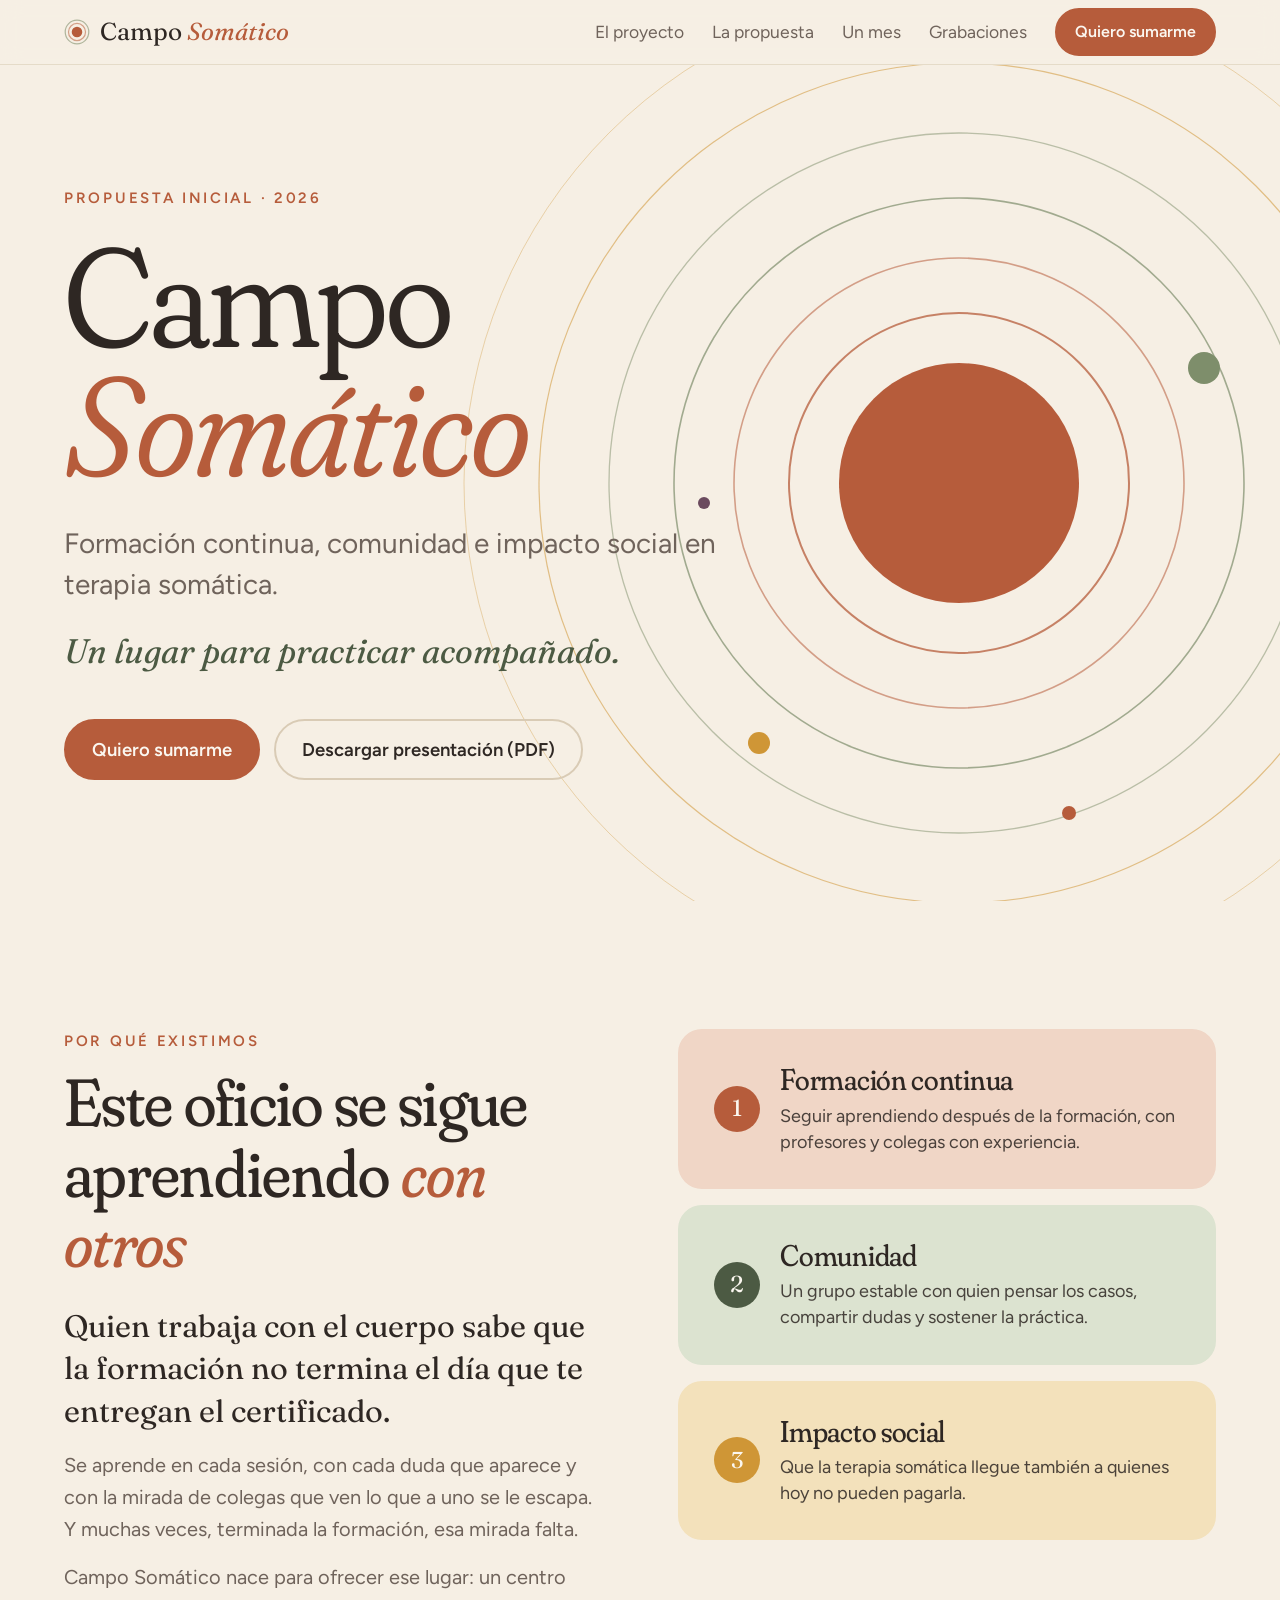
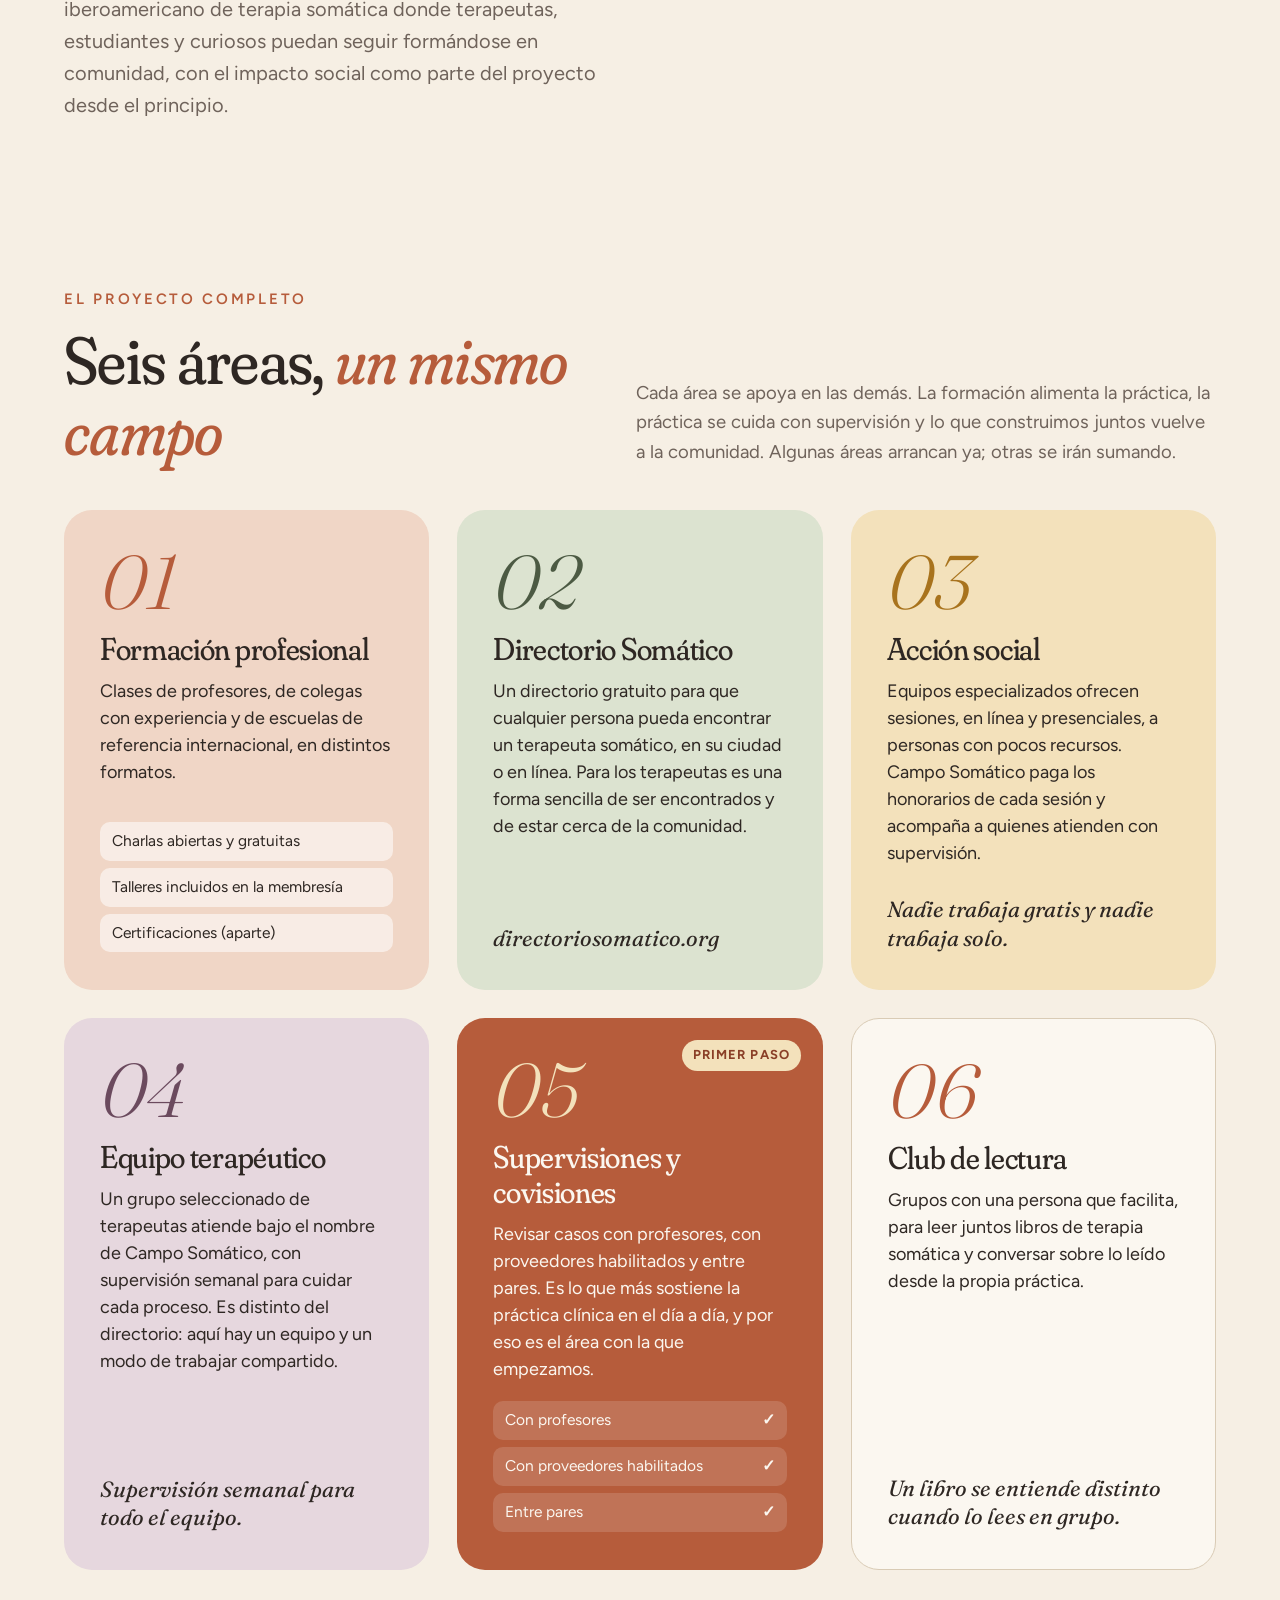
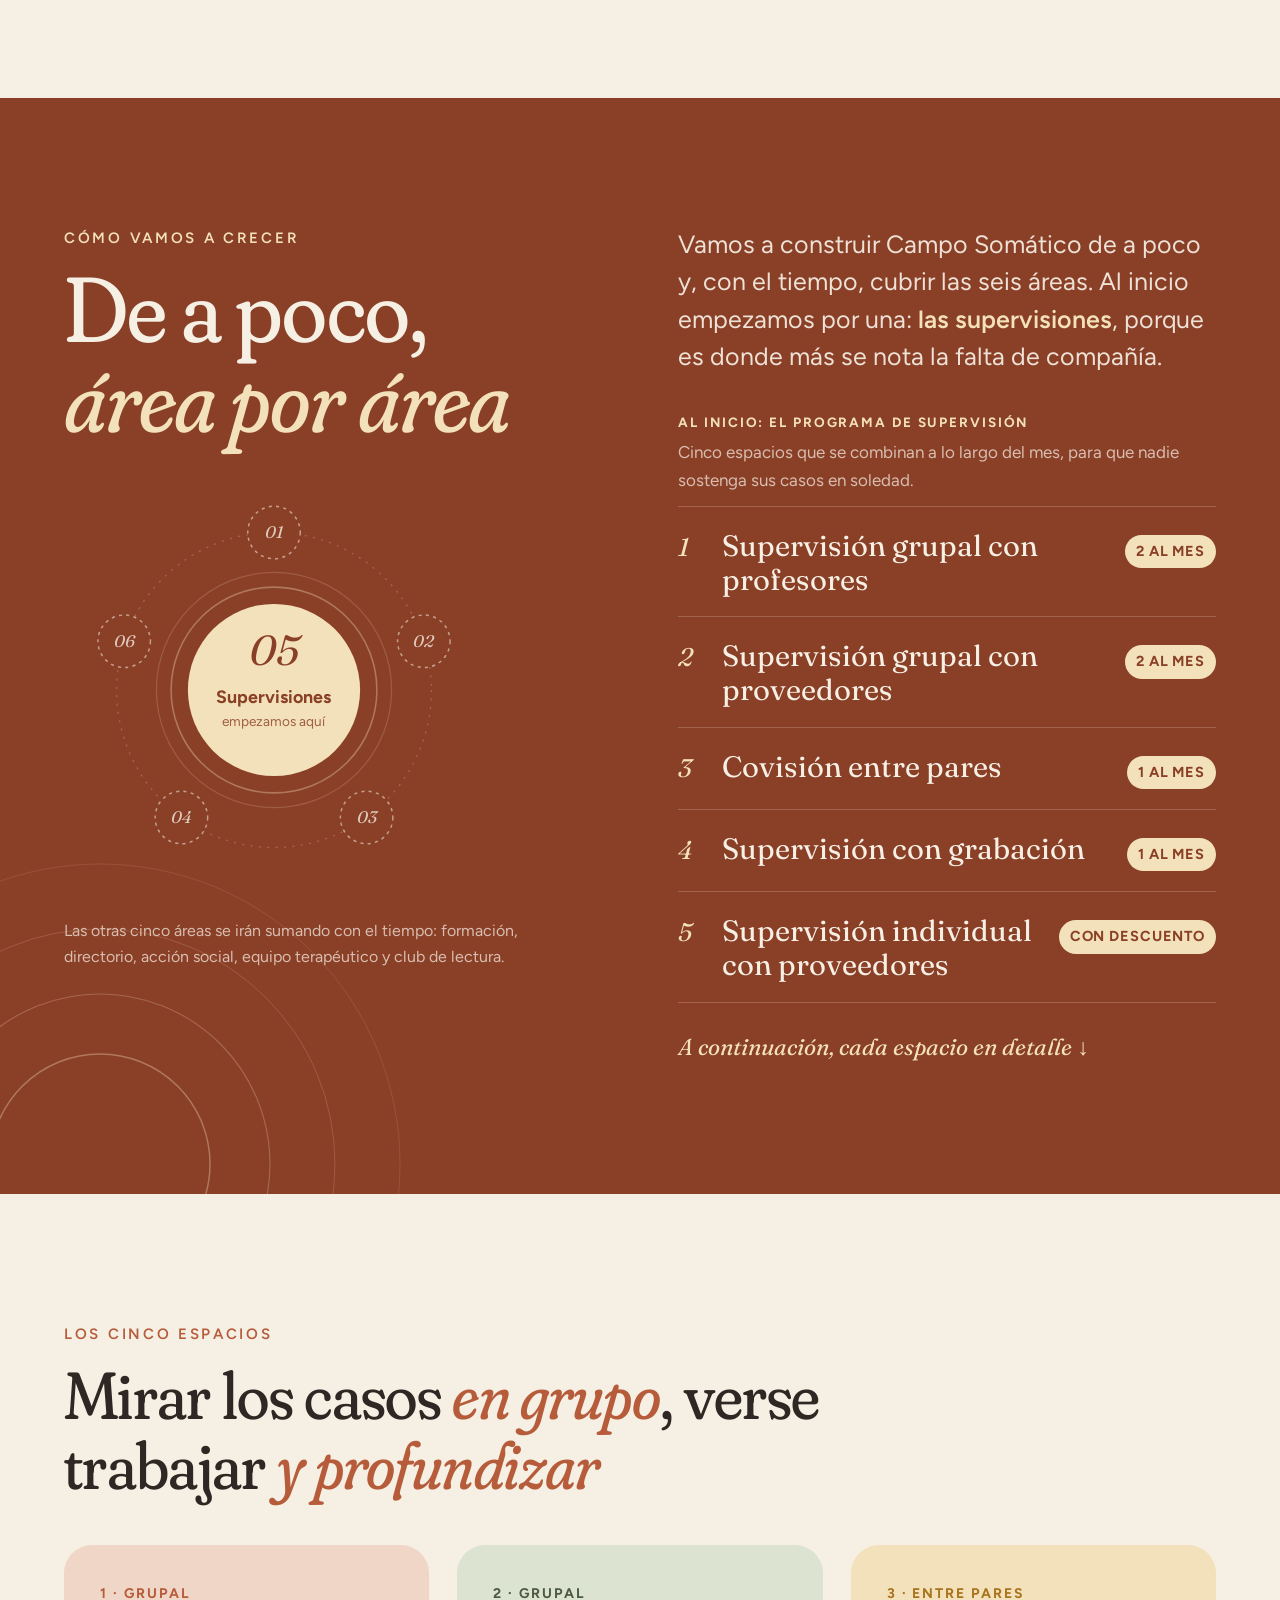
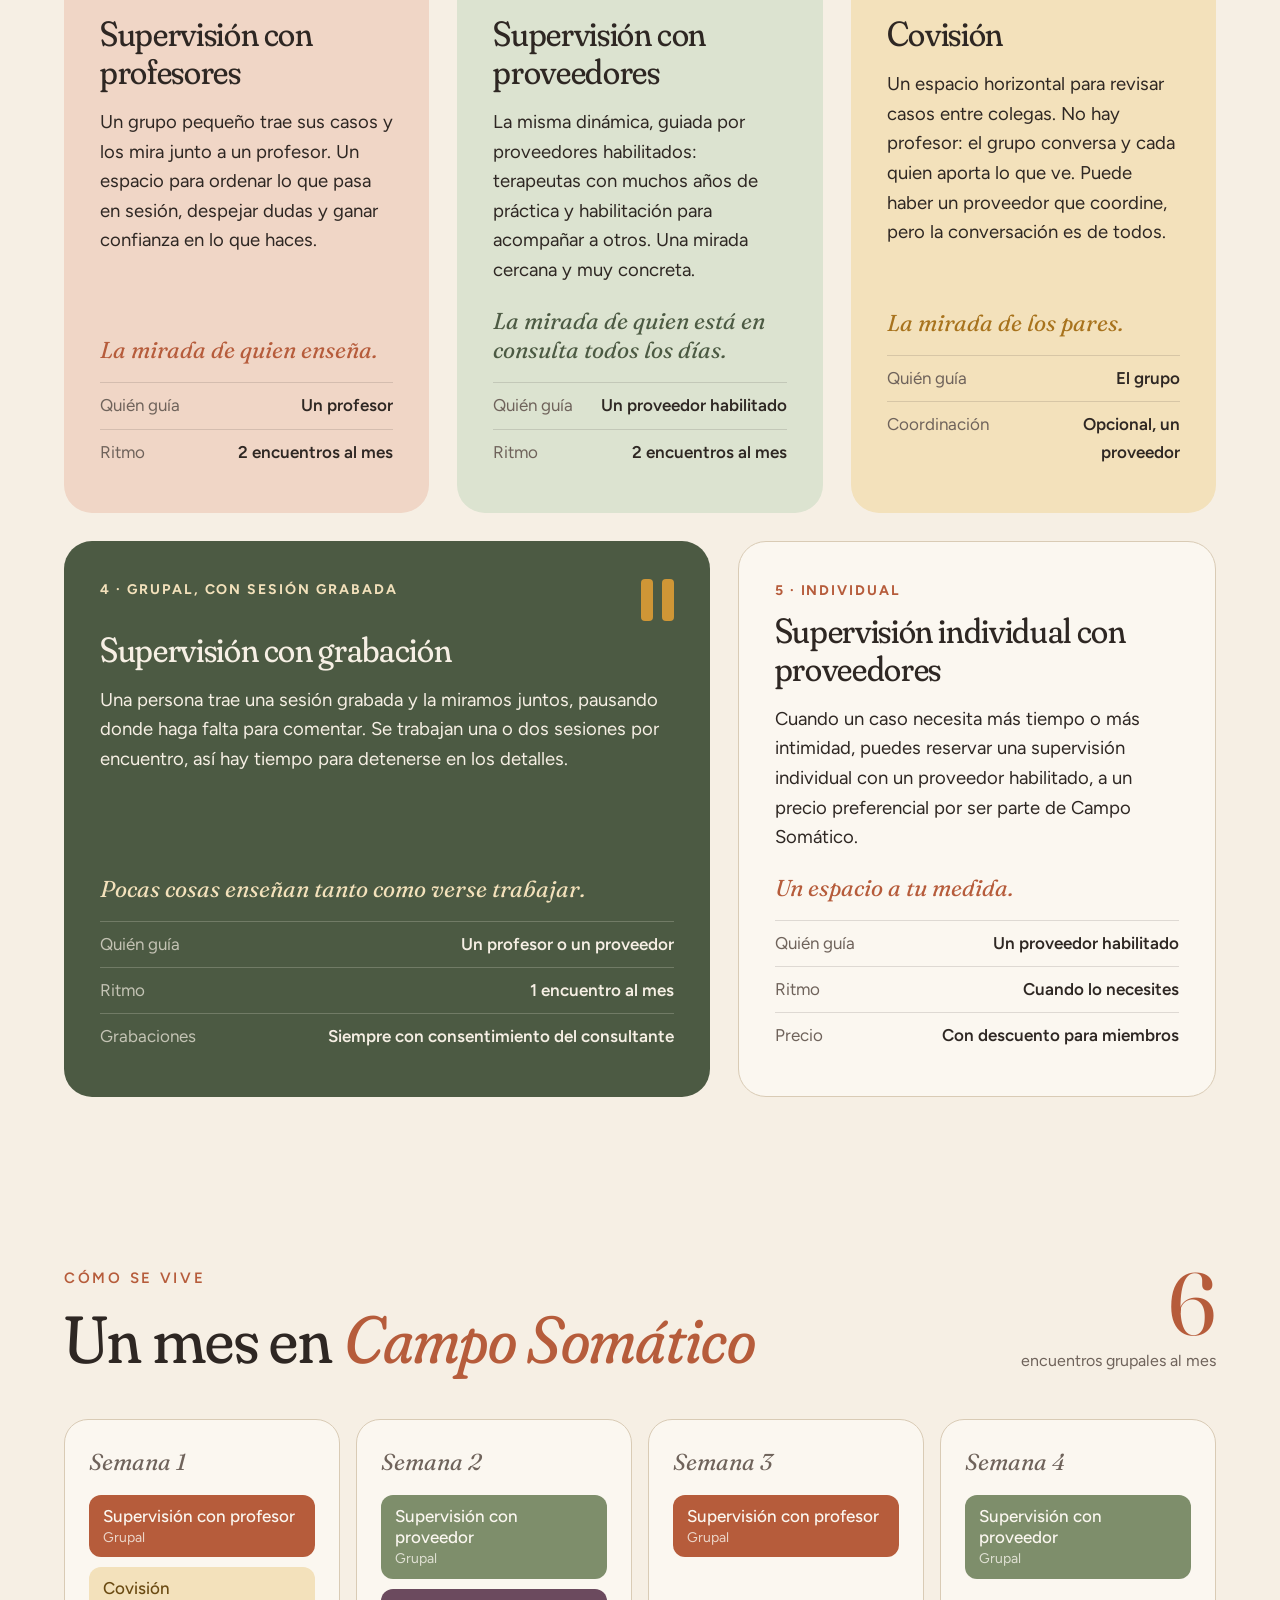
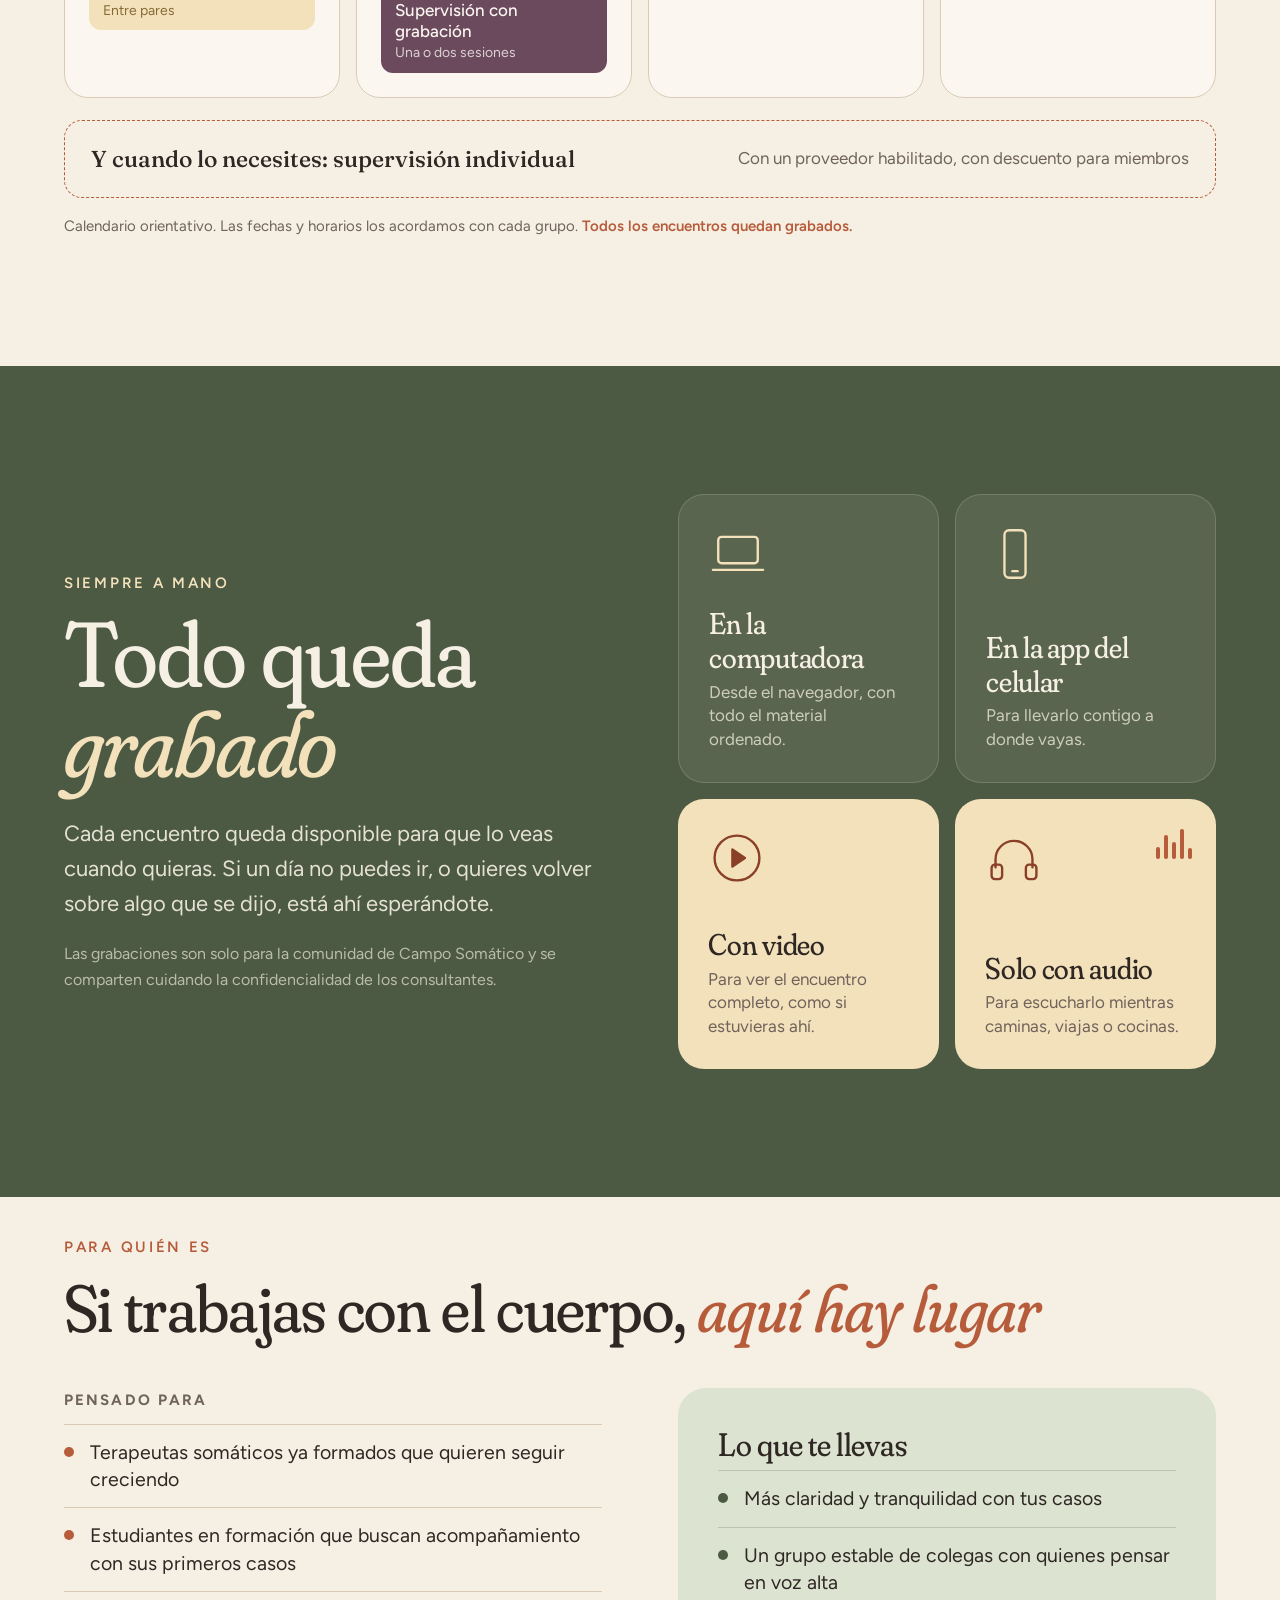
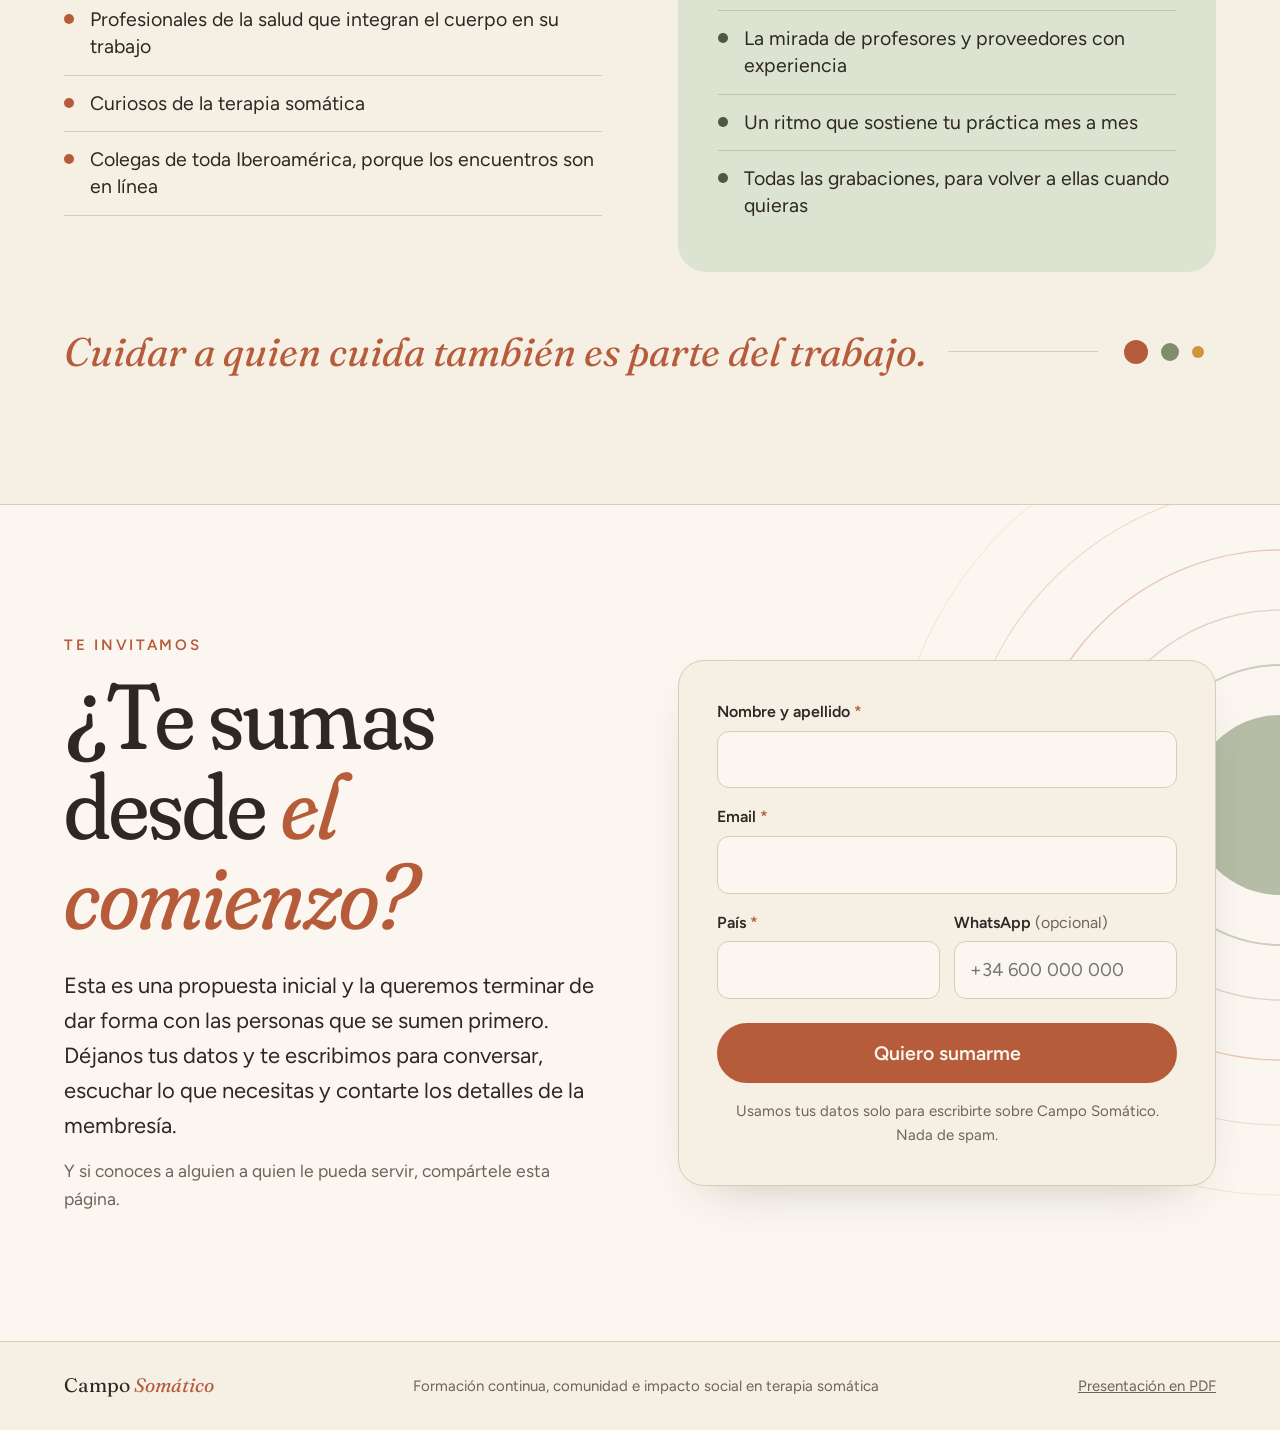
<file: index.html>
<!doctype html>
<html lang="es">
<head>
<meta charset="utf-8">
<meta name="viewport" content="width=device-width, initial-scale=1">
<title>Campo Somático · Un lugar para practicar acompañado</title>
<meta name="description" content="Formación continua, comunidad e impacto social en terapia somática. Nuestra primera propuesta: un programa de supervisión y covisión para terapeutas.">
<meta property="og:title" content="Campo Somático">
<meta property="og:description" content="Un lugar para practicar acompañado. Supervisiones con profesores y proveedores, covisiones entre pares y supervisión con grabación.">
<meta property="og:type" content="website">
<meta name="theme-color" content="#F6EFE4">
<link rel="icon" href="data:image/svg+xml,%3Csvg xmlns='http://www.w3.org/2000/svg' viewBox='0 0 64 64'%3E%3Ccircle cx='32' cy='32' r='13' fill='%23B65C3B'/%3E%3Ccircle cx='32' cy='32' r='21' fill='none' stroke='%23B65C3B' stroke-width='3' opacity='.6'/%3E%3Ccircle cx='32' cy='32' r='29' fill='none' stroke='%237E8E6B' stroke-width='3' opacity='.6'/%3E%3C/svg%3E">
<link rel="preconnect" href="https://fonts.googleapis.com">
<link rel="preconnect" href="https://fonts.gstatic.com" crossorigin>
<link href="https://fonts.googleapis.com/css2?family=Fraunces:ital,opsz,wght,SOFT@0,9..144,300..700,100;1,9..144,300..700,100&family=Figtree:wght@400;500;600;700&display=swap" rel="stylesheet">
<link rel="stylesheet" href="styles.css">
<link rel="stylesheet" href="anim.css">
<script>document.documentElement.classList.add("js")</script>
</head>
<body>

<div class="progress" aria-hidden="true"></div>
<header class="nav">
  <div class="wrap nav-in">
    <a href="#inicio" class="logo"><svg width="26" height="26" viewBox="0 0 64 64" aria-hidden="true"><circle cx="32" cy="32" r="13" fill="#B65C3B"/><circle cx="32" cy="32" r="21" fill="none" stroke="#B65C3B" stroke-width="3" opacity=".55"/><circle cx="32" cy="32" r="29" fill="none" stroke="#7E8E6B" stroke-width="3" opacity=".6"/></svg><span>Campo <em>Somático</em></span></a>
    <nav class="links" aria-label="Secciones">
      <a href="#proyecto">El proyecto</a>
      <a href="#propuesta">La propuesta</a>
      <a href="#mes">Un mes</a>
      <a href="#grabaciones">Grabaciones</a>
      <a href="#sumarme" class="btn btn-sm">Quiero sumarme</a>
    </nav>
  </div>
</header>

<main>

<!-- PORTADA -->
<section id="inicio" class="hero">
  <svg class="ripples" viewBox="0 0 1000 1000" aria-hidden="true">
    <circle class="breath" cx="500" cy="500" r="120" fill="#B65C3B"/>
    <g fill="none" class="rings">
      <circle cx="500" cy="500" r="170" stroke="#B65C3B" stroke-width="2" opacity=".75"/>
      <circle cx="500" cy="500" r="225" stroke="#B65C3B" stroke-width="1.6" opacity=".55"/>
      <circle cx="500" cy="500" r="285" stroke="#7E8E6B" stroke-width="1.6" opacity=".7"/>
      <circle cx="500" cy="500" r="350" stroke="#7E8E6B" stroke-width="1.3" opacity=".5"/>
      <circle cx="500" cy="500" r="420" stroke="#CF9636" stroke-width="1.2" opacity=".55"/>
      <circle cx="500" cy="500" r="495" stroke="#CF9636" stroke-width="1" opacity=".35"/>
    </g>
    <g class="orbit">
      <circle cx="745" cy="385" r="16" fill="#7E8E6B"/>
      <circle cx="610" cy="830" r="7" fill="#B65C3B"/>
    </g>
    <g class="orbit orbit-rev">
      <circle cx="300" cy="760" r="11" fill="#CF9636"/>
      <circle cx="245" cy="520" r="6" fill="#6B4A5E"/>
    </g>
  </svg>
  <div class="wrap hero-in">
    <div class="eyebrow">Propuesta inicial · 2026</div>
    <h1><span class="line">Campo</span><em class="line">Somático</em></h1>
    <p class="sub">Formación continua, comunidad e impacto social en terapia somática.</p>
    <p class="hook">Un lugar para practicar acompañado.</p>
    <div class="cta-row">
      <a href="#sumarme" class="btn">Quiero sumarme</a>
      <a href="Campo-Somatico-Presentacion.pdf" class="btn btn-ghost" download>Descargar presentación (PDF)</a>
    </div>
  </div>
</section>

<!-- POR QUÉ -->
<section class="section why">
  <div class="wrap two">
    <div>
      <div class="eyebrow">Por qué existimos</div>
      <h2>Este oficio se sigue aprendiendo <em>con otros</em></h2>
      <p class="lead">Quien trabaja con el cuerpo sabe que la formación no termina el día que te entregan el certificado.</p>
      <p class="muted">Se aprende en cada sesión, con cada duda que aparece y con la mirada de colegas que ven lo que a uno se le escapa. Y muchas veces, terminada la formación, esa mirada falta.</p>
      <p class="muted">Campo Somático nace para ofrecer ese lugar: un centro iberoamericano de terapia somática donde terapeutas, estudiantes y curiosos puedan seguir formándose en comunidad, con el impacto social como parte del proyecto desde el principio.</p>
    </div>
    <div class="pillars">
      <div class="pillar t-terra"><span class="dot">1</span><div><h3>Formación continua</h3><p>Seguir aprendiendo después de la formación, con profesores y colegas con experiencia.</p></div></div>
      <div class="pillar t-sage"><span class="dot">2</span><div><h3>Comunidad</h3><p>Un grupo estable con quien pensar los casos, compartir dudas y sostener la práctica.</p></div></div>
      <div class="pillar t-ochre"><span class="dot">3</span><div><h3>Impacto social</h3><p>Que la terapia somática llegue también a quienes hoy no pueden pagarla.</p></div></div>
    </div>
  </div>
</section>

<!-- ÁREAS -->
<section id="proyecto" class="section areas">
  <div class="wrap">
    <div class="head">
      <div>
        <div class="eyebrow">El proyecto completo</div>
        <h2>Seis áreas, <em>un mismo campo</em></h2>
      </div>
      <p class="muted">Cada área se apoya en las demás. La formación alimenta la práctica, la práctica se cuida con supervisión y lo que construimos juntos vuelve a la comunidad. Algunas áreas arrancan ya; otras se irán sumando.</p>
    </div>
    <div class="grid3">
      <article class="area t-terra">
        <div class="big">01</div>
        <h3>Formación profesional</h3>
        <p>Clases de profesores, de colegas con experiencia y de escuelas de referencia internacional, en distintos formatos.</p>
        <div class="chips">
          <div class="chip"><span>Charlas abiertas y gratuitas</span></div>
          <div class="chip"><span>Talleres incluidos en la membresía</span></div>
          <div class="chip"><span>Certificaciones (aparte)</span></div>
        </div>
      </article>
      <article class="area t-sage">
        <div class="big">02</div>
        <h3>Directorio Somático</h3>
        <p>Un directorio gratuito para que cualquier persona pueda encontrar un terapeuta somático, en su ciudad o en línea. Para los terapeutas es una forma sencilla de ser encontrados y de estar cerca de la comunidad.</p>
        <div class="end">directoriosomatico.org</div>
      </article>
      <article class="area t-ochre">
        <div class="big">03</div>
        <h3>Acción social</h3>
        <p>Equipos especializados ofrecen sesiones, en línea y presenciales, a personas con pocos recursos. Campo Somático paga los honorarios de cada sesión y acompaña a quienes atienden con supervisión.</p>
        <div class="end">Nadie trabaja gratis y nadie trabaja solo.</div>
      </article>
      <article class="area t-plum">
        <div class="big">04</div>
        <h3>Equipo terapéutico</h3>
        <p>Un grupo seleccionado de terapeutas atiende bajo el nombre de Campo Somático, con supervisión semanal para cuidar cada proceso. Es distinto del directorio: aquí hay un equipo y un modo de trabajar compartido.</p>
        <div class="end">Supervisión semanal para todo el equipo.</div>
      </article>
      <article class="area t-dark">
        <span class="tag">Primer paso</span>
        <div class="big">05</div>
        <h3>Supervisiones y covisiones</h3>
        <p>Revisar casos con profesores, con proveedores habilitados y entre pares. Es lo que más sostiene la práctica clínica en el día a día, y por eso es el área con la que empezamos.</p>
        <div class="chips">
          <div class="chip"><span>Con profesores</span><b>✓</b></div>
          <div class="chip"><span>Con proveedores habilitados</span><b>✓</b></div>
          <div class="chip"><span>Entre pares</span><b>✓</b></div>
        </div>
      </article>
      <article class="area t-paper">
        <div class="big">06</div>
        <h3>Club de lectura</h3>
        <p>Grupos con una persona que facilita, para leer juntos libros de terapia somática y conversar sobre lo leído desde la propia práctica.</p>
        <div class="end">Un libro se entiende distinto cuando lo lees en grupo.</div>
      </article>
    </div>
  </div>
</section>

<!-- PROPUESTA: DE A POCO, ÁREA POR ÁREA -->
<section id="propuesta" class="section proposal">
  <svg class="ripples-dark" viewBox="0 0 720 720" aria-hidden="true"><g fill="none" stroke="#F3E1BB" class="rings"><circle cx="360" cy="360" r="110" stroke-width="1.5" opacity=".35"/><circle cx="360" cy="360" r="170" stroke-width="1.2" opacity=".25"/><circle cx="360" cy="360" r="235" opacity=".18"/><circle cx="360" cy="360" r="300" opacity=".12"/></g></svg>
  <div class="wrap two grow-in">
    <div class="grow-left">
      <div class="eyebrow">Cómo vamos a crecer</div>
      <h2 class="xl">De a poco,<br><em>área por área</em></h2>
      <svg class="growth " viewBox="0 0 400 400" role="img" aria-label="El área 05, supervisiones, en el centro; las otras cinco áreas alrededor, que se irán sumando">
      <circle cx="200" cy="200" r="150" fill="none" stroke="#F6EFE4" stroke-opacity=".22" stroke-width="1.2" stroke-dasharray="2 6"/>
      <circle class="halo-ring" cx="200" cy="200" r="98" fill="none" stroke="#F3E1BB" stroke-opacity=".35" stroke-width="1.5"/>
      <circle class="halo-ring h2r" cx="200" cy="200" r="112" fill="none" stroke="#F3E1BB" stroke-opacity=".18" stroke-width="1.2"/>
      <circle cx="200" cy="200" r="82" fill="#F3E1BB"/>
      <text x="200" y="176" text-anchor="middle" class="c-num">05</text>
      <text x="200" y="212" text-anchor="middle" class="c-lab">Supervisiones</text>
      <text x="200" y="234" text-anchor="middle" class="c-sub">empezamos aquí</text>
      <g class="orbit-ring"><g class="sat"><circle cx="200.0" cy="50.0" r="25" fill="#8A3F27" stroke="#F6EFE4" stroke-opacity=".55" stroke-width="1.4" stroke-dasharray="3 4"/><text x="200.0" y="50.0" text-anchor="middle" dominant-baseline="central" class="sat-n">01</text></g><g class="sat"><circle cx="342.7" cy="153.6" r="25" fill="#8A3F27" stroke="#F6EFE4" stroke-opacity=".55" stroke-width="1.4" stroke-dasharray="3 4"/><text x="342.7" y="153.6" text-anchor="middle" dominant-baseline="central" class="sat-n">02</text></g><g class="sat"><circle cx="288.2" cy="321.4" r="25" fill="#8A3F27" stroke="#F6EFE4" stroke-opacity=".55" stroke-width="1.4" stroke-dasharray="3 4"/><text x="288.2" y="321.4" text-anchor="middle" dominant-baseline="central" class="sat-n">03</text></g><g class="sat"><circle cx="111.8" cy="321.4" r="25" fill="#8A3F27" stroke="#F6EFE4" stroke-opacity=".55" stroke-width="1.4" stroke-dasharray="3 4"/><text x="111.8" y="321.4" text-anchor="middle" dominant-baseline="central" class="sat-n">04</text></g><g class="sat"><circle cx="57.3" cy="153.6" r="25" fill="#8A3F27" stroke="#F6EFE4" stroke-opacity=".55" stroke-width="1.4" stroke-dasharray="3 4"/><text x="57.3" y="153.6" text-anchor="middle" dominant-baseline="central" class="sat-n">06</text></g></g>
    </svg>
      <p class="cap">Las otras cinco áreas se irán sumando con el tiempo: formación, directorio, acción social, equipo terapéutico y club de lectura.</p>
    </div>
    <div class="grow-right">
      <p class="intro">Vamos a construir Campo Somático de a poco y, con el tiempo, cubrir las seis áreas. Al inicio empezamos por una: <b>las supervisiones</b>, porque es donde más se nota la falta de compañía.</p>
      <div class="list-label">Al inicio: el programa de supervisión</div>
      <p class="list-sub">Cinco espacios que se combinan a lo largo del mes, para que nadie sostenga sus casos en soledad.</p>
      <ol class="list">
        <li><span class="k">1</span><span class="t">Supervisión grupal con profesores</span><span class="f">2 al mes</span></li>
        <li><span class="k">2</span><span class="t">Supervisión grupal con proveedores</span><span class="f">2 al mes</span></li>
        <li><span class="k">3</span><span class="t">Covisión entre pares</span><span class="f">1 al mes</span></li>
        <li><span class="k">4</span><span class="t">Supervisión con grabación</span><span class="f">1 al mes</span></li>
        <li><span class="k">5</span><span class="t">Supervisión individual con proveedores</span><span class="f">Con descuento</span></li>
      </ol>
      <a href="#espacios" class="next">A continuación, cada espacio en detalle <span aria-hidden="true">↓</span></a>
    </div>
  </div>
</section>

<!-- ESPACIOS -->
<section id="espacios" class="section spaces">
  <div class="wrap">
    <div class="eyebrow">Los cinco espacios</div>
    <h2>Mirar los casos <em>en grupo</em>, verse trabajar <em>y profundizar</em></h2>
    <div class="grid3 cards">
      <article class="card t-terra">
        <div class="kind">1 · Grupal</div>
        <h3>Supervisión con profesores</h3>
        <p>Un grupo pequeño trae sus casos y los mira junto a un profesor. Un espacio para ordenar lo que pasa en sesión, despejar dudas y ganar confianza en lo que haces.</p>
        <div class="tl">La mirada de quien enseña.</div>
        <dl class="facts"><div><dt>Quién guía</dt><dd>Un profesor</dd></div><div><dt>Ritmo</dt><dd>2 encuentros al mes</dd></div></dl>
      </article>
      <article class="card t-sage">
        <div class="kind">2 · Grupal</div>
        <h3>Supervisión con proveedores</h3>
        <p>La misma dinámica, guiada por proveedores habilitados: terapeutas con muchos años de práctica y habilitación para acompañar a otros. Una mirada cercana y muy concreta.</p>
        <div class="tl">La mirada de quien está en consulta todos los días.</div>
        <dl class="facts"><div><dt>Quién guía</dt><dd>Un proveedor habilitado</dd></div><div><dt>Ritmo</dt><dd>2 encuentros al mes</dd></div></dl>
      </article>
      <article class="card t-ochre">
        <div class="kind">3 · Entre pares</div>
        <h3>Covisión</h3>
        <p>Un espacio horizontal para revisar casos entre colegas. No hay profesor: el grupo conversa y cada quien aporta lo que ve. Puede haber un proveedor que coordine, pero la conversación es de todos.</p>
        <div class="tl">La mirada de los pares.</div>
        <dl class="facts"><div><dt>Quién guía</dt><dd>El grupo</dd></div><div><dt>Coordinación</dt><dd>Opcional, un proveedor</dd></div></dl>
      </article>
    </div>
    <div class="grid2 cards">
      <article class="card t-forest">
        <div class="kind-row"><div class="kind">4 · Grupal, con sesión grabada</div><div class="pause" aria-hidden="true"><i></i><i></i></div></div>
        <h3>Supervisión con grabación</h3>
        <p>Una persona trae una sesión grabada y la miramos juntos, pausando donde haga falta para comentar. Se trabajan una o dos sesiones por encuentro, así hay tiempo para detenerse en los detalles.</p>
        <div class="tl">Pocas cosas enseñan tanto como verse trabajar.</div>
        <dl class="facts"><div><dt>Quién guía</dt><dd>Un profesor o un proveedor</dd></div><div><dt>Ritmo</dt><dd>1 encuentro al mes</dd></div><div><dt>Grabaciones</dt><dd>Siempre con consentimiento del consultante</dd></div></dl>
      </article>
      <article class="card t-paper">
        <div class="kind">5 · Individual</div>
        <h3>Supervisión individual con proveedores</h3>
        <p>Cuando un caso necesita más tiempo o más intimidad, puedes reservar una supervisión individual con un proveedor habilitado, a un precio preferencial por ser parte de Campo Somático.</p>
        <div class="tl">Un espacio a tu medida.</div>
        <dl class="facts"><div><dt>Quién guía</dt><dd>Un proveedor habilitado</dd></div><div><dt>Ritmo</dt><dd>Cuando lo necesites</dd></div><div><dt>Precio</dt><dd>Con descuento para miembros</dd></div></dl>
      </article>
    </div>
  </div>
</section>

<!-- UN MES -->
<section id="mes" class="section month">
  <div class="wrap">
    <div class="head">
      <div>
        <div class="eyebrow">Cómo se vive</div>
        <h2>Un mes en <em>Campo Somático</em></h2>
      </div>
      <div class="total"><b data-count="6">6</b><span>encuentros grupales al mes</span></div>
    </div>
    <div class="weeks">
      <div class="week"><div class="wk">Semana 1</div>
        <div class="ev prof">Supervisión con profesor<small>Grupal</small></div>
        <div class="ev cov">Covisión<small>Entre pares</small></div></div>
      <div class="week"><div class="wk">Semana 2</div>
        <div class="ev prov">Supervisión con proveedor<small>Grupal</small></div>
        <div class="ev grab">Supervisión con grabación<small>Una o dos sesiones</small></div></div>
      <div class="week"><div class="wk">Semana 3</div>
        <div class="ev prof">Supervisión con profesor<small>Grupal</small></div></div>
      <div class="week"><div class="wk">Semana 4</div>
        <div class="ev prov">Supervisión con proveedor<small>Grupal</small></div></div>
    </div>
    <div class="always"><b>Y cuando lo necesites: supervisión individual</b><span>Con un proveedor habilitado, con descuento para miembros</span></div>
    <p class="note">Calendario orientativo. Las fechas y horarios los acordamos con cada grupo. <a href="#grabaciones" class="rec-link">Todos los encuentros quedan grabados.</a></p>
  </div>
</section>

<!-- TODO QUEDA GRABADO -->
<section id="grabaciones" class="section rec">
  <div class="wrap two">
    <div>
      <div class="eyebrow">Siempre a mano</div>
      <h2 class="xl">Todo queda <em>grabado</em></h2>
      <p>Cada encuentro queda disponible para que lo veas cuando quieras. Si un día no puedes ir, o quieres volver sobre algo que se dijo, está ahí esperándote.</p>
      <p class="conf">Las grabaciones son solo para la comunidad de Campo Somático y se comparten cuidando la confidencialidad de los consultantes.</p>
    </div>
    <div class="tiles">
      <div class="tile"><svg viewBox="0 0 44 44" fill="none" stroke="currentColor" stroke-width="1.8" stroke-linecap="round" stroke-linejoin="round" aria-hidden="true"><rect x="7" y="9" width="30" height="20" rx="2.5"/><path d="M3 34h38"/></svg><h3>En la computadora</h3><span>Desde el navegador, con todo el material ordenado.</span></div>
      <div class="tile"><svg viewBox="0 0 44 44" fill="none" stroke="currentColor" stroke-width="1.8" stroke-linecap="round" stroke-linejoin="round" aria-hidden="true"><rect x="14" y="4" width="16" height="36" rx="3.5"/><path d="M20 35h4"/></svg><h3>En la app del celular</h3><span>Para llevarlo contigo a donde vayas.</span></div>
      <div class="tile hi"><svg viewBox="0 0 44 44" fill="none" stroke="currentColor" stroke-width="1.8" stroke-linecap="round" stroke-linejoin="round" aria-hidden="true"><circle cx="22" cy="22" r="17"/><path d="M18.5 15.5l9.5 6.5-9.5 6.5z" fill="currentColor"/></svg><h3>Con video</h3><span>Para ver el encuentro completo, como si estuvieras ahí.</span></div>
      <div class="tile hi"><svg viewBox="0 0 44 44" fill="none" stroke="currentColor" stroke-width="1.8" stroke-linecap="round" stroke-linejoin="round" aria-hidden="true"><path d="M8 29v-6a14 14 0 0128 0v6"/><rect x="5" y="27" width="8" height="11" rx="2.5"/><rect x="31" y="27" width="8" height="11" rx="2.5"/></svg><h3>Solo con audio</h3><span>Para escucharlo mientras caminas, viajas o cocinas.</span><div class="eq" aria-hidden="true"><i></i><i></i><i></i><i></i><i></i></div></div>
    </div>
  </div>
</section>

<!-- PARA QUIÉN -->
<section class="section who">
  <div class="wrap">
    <div class="eyebrow">Para quién es</div>
    <h2>Si trabajas con el cuerpo, <em>aquí hay lugar</em></h2>
    <div class="two who-cols">
      <div>
        <h4>Pensado para</h4>
        <ul class="bul">
          <li>Terapeutas somáticos ya formados que quieren seguir creciendo</li>
          <li>Estudiantes en formación que buscan acompañamiento con sus primeros casos</li>
          <li>Profesionales de la salud que integran el cuerpo en su trabajo</li>
          <li>Curiosos de la terapia somática</li>
          <li>Colegas de toda Iberoamérica, porque los encuentros son en línea</li>
        </ul>
      </div>
      <div class="box">
        <h3>Lo que te llevas</h3>
        <ul class="bul">
          <li>Más claridad y tranquilidad con tus casos</li>
          <li>Un grupo estable de colegas con quienes pensar en voz alta</li>
          <li>La mirada de profesores y proveedores con experiencia</li>
          <li>Un ritmo que sostiene tu práctica mes a mes</li>
          <li>Todas las grabaciones, para volver a ellas cuando quieras</li>
        </ul>
      </div>
    </div>
    <div class="pull"><span>Cuidar a quien cuida también es parte del trabajo.</span><i></i><svg width="96" height="32" viewBox="0 0 96 32" aria-hidden="true"><circle cx="16" cy="16" r="12" fill="#B65C3B"/><circle cx="50" cy="16" r="9" fill="#7E8E6B"/><circle cx="78" cy="16" r="6" fill="#CF9636"/></svg></div>
  </div>
</section>

<!-- SUMARME -->
<section id="sumarme" class="section join">
  <svg class="ripples join-ripples" viewBox="0 0 840 840" aria-hidden="true">
    <circle class="breath" cx="420" cy="420" r="90" fill="#7E8E6B"/>
    <g fill="none" class="rings">
      <circle cx="420" cy="420" r="140" stroke="#7E8E6B" stroke-width="2" opacity=".7"/>
      <circle cx="420" cy="420" r="195" stroke="#7E8E6B" stroke-width="1.5" opacity=".5"/>
      <circle cx="420" cy="420" r="255" stroke="#B65C3B" stroke-width="1.4" opacity=".55"/>
      <circle cx="420" cy="420" r="320" stroke="#B65C3B" stroke-width="1.2" opacity=".35"/>
      <circle cx="420" cy="420" r="390" stroke="#CF9636" opacity=".35"/>
    </g>
  </svg>
  <div class="wrap two join-in">
    <div>
      <div class="eyebrow">Te invitamos</div>
      <h2 class="xl">¿Te sumas desde <em>el comienzo?</em></h2>
      <p>Esta es una propuesta inicial y la queremos terminar de dar forma con las personas que se sumen primero. Déjanos tus datos y te escribimos para conversar, escuchar lo que necesitas y contarte los detalles de la membresía.</p>
      <p class="muted small">Y si conoces a alguien a quien le pueda servir, compártele esta página.</p>
    </div>
    <form id="form" class="form" novalidate>
      <input type="hidden" name="subject" value="Nueva persona interesada en Campo Somático">
      <input type="hidden" name="from_name" value="Web Campo Somático">
      <input type="checkbox" name="botcheck" class="hp" tabindex="-1" autocomplete="off" aria-hidden="true">

      <label class="field"><span>Nombre y apellido <i>*</i></span>
        <input type="text" name="name" autocomplete="name" required></label>
      <label class="field"><span>Email <i>*</i></span>
        <input type="email" name="email" autocomplete="email" required></label>
      <div class="row2">
        <label class="field"><span>País <i>*</i></span>
          <input type="text" name="pais" list="paises" autocomplete="country-name" required></label>
        <label class="field"><span>WhatsApp <em>(opcional)</em></span>
          <input type="tel" name="whatsapp" autocomplete="tel" placeholder="+34 600 000 000"></label>
      </div>
      <datalist id="paises">
        <option value="Argentina"><option value="Bolivia"><option value="Brasil"><option value="Chile"><option value="Colombia"><option value="Costa Rica"><option value="Cuba"><option value="Ecuador"><option value="El Salvador"><option value="España"><option value="Guatemala"><option value="Honduras"><option value="México"><option value="Nicaragua"><option value="Panamá"><option value="Paraguay"><option value="Perú"><option value="Portugal"><option value="Puerto Rico"><option value="República Dominicana"><option value="Uruguay"><option value="Venezuela">
      </datalist>
      <button type="submit" class="btn btn-full">Quiero sumarme</button>
      <p class="privacy">Usamos tus datos solo para escribirte sobre Campo Somático. Nada de spam.</p>
      <div class="status" role="status" aria-live="polite"></div>
    </form>
  </div>
</section>

</main>

<footer class="foot">
  <div class="wrap foot-in">
    <span class="brand">Campo <em>Somático</em></span>
    <span>Formación continua, comunidad e impacto social en terapia somática</span>
    <a href="Campo-Somatico-Presentacion.pdf" download>Presentación en PDF</a>
  </div>
</footer>

<script src="script.js"></script>
<script src="anim.js"></script>
</body>
</html>
</file>
<file: styles.css>
:root {
  --cream: #F6EFE4;
  --paper: #FBF7F0;
  --ink: #2E2723;
  --muted: #6F635B;
  --line: #D9CBB5;
  --terra: #B65C3B;
  --terra-deep: #8A3F27;
  --terra-soft: #F0D6C6;
  --sage: #7E8E6B;
  --sage-deep: #4C5A43;
  --sage-soft: #DCE3D0;
  --ochre: #CF9636;
  --ochre-ink: #A8731D;
  --ochre-soft: #F3E1BB;
  --plum: #6B4A5E;
  --plum-soft: #E6D7DE;
  --serif: "Fraunces", Georgia, serif;
  --sans: "Figtree", "Helvetica Neue", Arial, sans-serif;
  --gutter: clamp(20px, 5vw, 96px);
}
* { box-sizing: border-box; margin: 0; padding: 0; }
html { scroll-behavior: smooth; scroll-padding-top: 76px; }
body { background: var(--cream); color: var(--ink); font-family: var(--sans); font-size: 20px; line-height: 1.6;
  -webkit-font-smoothing: antialiased; overflow-x: hidden; }
a { color: inherit; }
.wrap { max-width: 1480px; margin: 0 auto; padding: 0 var(--gutter); }
.section { padding: clamp(72px, 10vw, 144px) 0; position: relative; overflow: hidden; }

h1, h2, h3 { font-family: var(--serif); font-weight: 400; font-variation-settings: "SOFT" 100, "opsz" 144; letter-spacing: -0.01em; }
h2 { font-size: clamp(38px, 5.2vw, 68px); line-height: 1.06; margin-top: 14px; }
h2.xl { font-size: clamp(48px, 7.2vw, 100px); line-height: .98; }
h1 em, h2 em { font-style: italic; color: var(--terra); }
h3 { font-size: 30px; line-height: 1.12; }
.eyebrow { font-size: 15px; font-weight: 600; letter-spacing: .18em; text-transform: uppercase; color: var(--terra); }
.muted { color: var(--muted); }
.small { font-size: 17.5px; }
p + p { margin-top: 14px; }

.two { display: grid; grid-template-columns: 1fr 1fr; gap: clamp(32px, 6vw, 90px); align-items: start; }
.grid3 { display: grid; grid-template-columns: repeat(3, 1fr); gap: 28px; }
.grid2 { display: grid; grid-template-columns: 1.35fr 1fr; gap: 28px; margin-top: 28px; }
.head { display: flex; justify-content: space-between; align-items: flex-end; gap: 40px; margin-bottom: 44px; }
.head > p { max-width: 580px; font-size: 18.5px; }

/* botones */
.btn { display: inline-flex; align-items: center; justify-content: center; gap: 8px; background: var(--terra); color: var(--paper);
  text-decoration: none; font-weight: 600; font-size: 18.5px; padding: 14px 26px; border-radius: 40px; border: 2px solid var(--terra);
  cursor: pointer; transition: background .2s, transform .2s; font-family: var(--sans); }
.btn:hover { background: var(--terra-deep); border-color: var(--terra-deep); transform: translateY(-1px); }
.btn:focus-visible, a:focus-visible, input:focus-visible { outline: 3px solid var(--ochre); outline-offset: 2px; }
.btn-ghost { background: transparent; color: var(--ink); border-color: var(--line); }
.btn-ghost:hover { background: var(--paper); border-color: var(--terra); color: var(--terra); }
.btn-sm { padding: 9px 18px; font-size: 16px; }
.btn-full { width: 100%; font-size: 19.5px; padding: 16px; margin-top: 8px; }
.btn[disabled] { opacity: .6; cursor: wait; transform: none; }

/* nav */
.nav { position: sticky; top: 0; z-index: 10; background: rgba(246,239,228,.88); backdrop-filter: blur(10px);
  -webkit-backdrop-filter: blur(10px); border-bottom: 1px solid rgba(217,203,181,.6); }
.nav-in { display: flex; justify-content: space-between; align-items: center; height: 64px; }
.logo { display: flex; align-items: center; gap: 10px; text-decoration: none; font-family: var(--serif); font-size: 24.5px; }
.logo em { color: var(--terra); }
.links { display: flex; align-items: center; gap: 28px; font-size: 17.5px; }
.links a:not(.btn) { text-decoration: none; color: var(--muted); }
.links a:not(.btn):hover { color: var(--terra); }

/* portada */
.hero { position: relative; overflow: hidden; min-height: calc(100vh - 64px); min-height: calc(100svh - 64px); display: flex; align-items: center; padding: 80px 0; }
.ripples { position: absolute; pointer-events: none; }
.hero .ripples { width: min(1000px, 90vw); right: -14vw; top: 50%; transform: translateY(-50%); }
.hero-in { position: relative; width: 100%; }
.hero h1 { font-size: clamp(68px, 11vw, 150px); line-height: .92; font-weight: 350; margin-top: 22px; }
.hero h1 em { display: block; }
.hero .sub { margin-top: 32px; font-size: clamp(21px, 2.2vw, 28px); color: var(--muted); max-width: 680px; line-height: 1.45; }
.hero .hook { margin-top: 20px; font-family: var(--serif); font-style: italic; font-size: clamp(24px, 2.7vw, 34px); color: var(--sage-deep); }
.cta-row { display: flex; flex-wrap: wrap; gap: 14px; margin-top: 40px; }

/* tonos */
.t-terra { background: var(--terra-soft); --accent: var(--terra); }
.t-sage { background: var(--sage-soft); --accent: var(--sage-deep); }
.t-ochre { background: var(--ochre-soft); --accent: var(--ochre-ink); }
.t-plum { background: var(--plum-soft); --accent: var(--plum); }
.t-paper { background: var(--paper); border: 1px solid var(--line); --accent: var(--terra); }
.t-dark { background: var(--terra); color: var(--paper); --accent: var(--ochre-soft); }
.t-forest { background: var(--sage-deep); color: var(--cream); --accent: var(--ochre-soft); }

/* por qué */
.why .lead { font-family: var(--serif); font-size: clamp(23px, 2.5vw, 31px); line-height: 1.38; margin-top: 26px; }
.why .muted { margin-top: 16px; }
.pillars { display: flex; flex-direction: column; gap: 16px; }
.pillar { border-radius: 24px; padding: 34px 36px; display: flex; gap: 20px; align-items: center; }
.pillar .dot { flex: none; width: 46px; height: 46px; border-radius: 50%; display: grid; place-items: center;
  font-family: var(--serif); font-size: 23px; color: var(--paper); background: var(--accent); }
.t-ochre .dot { background: var(--ochre); }
.pillar h3 { margin-bottom: 6px; }
.pillar p { font-size: 18px; line-height: 1.45; opacity: .85; }

/* áreas */
.area { border-radius: 28px; padding: 38px 36px; display: flex; flex-direction: column; position: relative; min-height: 480px; }
.area .big { font-family: var(--serif); font-style: italic; font-weight: 300; font-size: 76px; line-height: .9; color: var(--accent); }
.area h3 { font-size: 31.5px; margin: 14px 0 12px; }
.area p { font-size: 18px; line-height: 1.5; }
.chips { margin-top: auto; display: flex; flex-direction: column; gap: 7px; padding-top: 18px; }
.chip { display: flex; justify-content: space-between; gap: 10px; font-size: 15.5px; padding: 7px 12px; border-radius: 10px; background: rgba(255,255,255,.55); }
.t-dark .chip { background: rgba(255,255,255,.14); }
.chip b { font-weight: 600; white-space: nowrap; }
.end { margin-top: auto; padding-top: 18px; font-family: var(--serif); font-style: italic; font-size: 22px; line-height: 1.3; }
.tag { position: absolute; top: 22px; right: 22px; background: var(--ochre-soft); color: var(--terra-deep); font-size: 13px; font-weight: 700;
  letter-spacing: .08em; text-transform: uppercase; padding: 5px 11px; border-radius: 20px; }

/* propuesta */
.proposal { background: var(--terra-deep); color: var(--cream); }
.proposal .eyebrow, .proposal h2 em { color: var(--ochre-soft); }
.proposal p { margin-top: 28px; font-size: 22px; color: rgba(246,239,228,.88); }
.ripples-dark { position: absolute; width: 720px; left: -260px; bottom: -330px; pointer-events: none; }
.list { list-style: none; position: relative; }
.list li { display: flex; align-items: baseline; gap: 20px; padding: 20px 0; border-top: 1px solid rgba(246,239,228,.22); }
.list li:last-child { border-bottom: 1px solid rgba(246,239,228,.22); }
.list .k { font-family: var(--serif); font-style: italic; font-size: 25.5px; color: var(--ochre-soft); width: 24px; flex: none; }
.list .t { font-family: var(--serif); font-size: clamp(22px, 2.3vw, 30px); line-height: 1.15; flex: 1; }
.list .f { font-size: 14.5px; font-weight: 700; letter-spacing: .06em; text-transform: uppercase; color: var(--terra-deep);
  background: var(--ochre-soft); padding: 5px 11px; border-radius: 20px; white-space: nowrap; }

/* espacios */
.spaces h2 { margin-bottom: 44px; max-width: 900px; }
.card { border-radius: 28px; padding: 38px 36px; display: flex; flex-direction: column; }
.card .kind { font-size: 14px; font-weight: 700; letter-spacing: .14em; text-transform: uppercase; color: var(--accent); }
.kind-row { display: flex; justify-content: space-between; align-items: flex-start; gap: 16px; }
.card h3 { font-size: 35px; line-height: 1.08; margin: 10px 0 16px; }
.card p { font-size: 18.5px; }
.tl { margin-top: auto; padding-top: 22px; font-family: var(--serif); font-style: italic; font-size: 23px; line-height: 1.3; color: var(--accent); }
.facts { margin-top: 16px; }
.facts div { display: flex; justify-content: space-between; gap: 16px; font-size: 17px; padding: 9px 0; border-top: 1px solid rgba(46,39,35,.14); }
.facts dt { color: var(--muted); }
.facts dd { font-weight: 600; text-align: right; }
.t-forest .facts div { border-top-color: rgba(246,239,228,.22); }
.t-forest .facts dt { color: rgba(246,239,228,.7); }
.pause { display: flex; gap: 9px; }
.pause i { width: 12px; height: 42px; border-radius: 4px; background: var(--ochre); display: block; }

/* un mes */
.total { text-align: right; flex: none; }
.total b { font-family: var(--serif); font-size: 88px; font-weight: 400; color: var(--terra); line-height: .9; display: block; }
.total span { font-size: 16px; color: var(--muted); }
.weeks { display: grid; grid-template-columns: repeat(4, 1fr); gap: 16px; }
.week { background: var(--paper); border: 1px solid var(--line); border-radius: 24px; padding: 24px; display: flex; flex-direction: column; gap: 10px; min-height: 240px; }
.wk { font-family: var(--serif); font-style: italic; font-size: 23px; color: var(--muted); margin-bottom: 4px; }
.ev { border-radius: 12px; padding: 11px 14px; font-size: 17px; line-height: 1.25; font-weight: 500; }
.ev small { display: block; font-size: 14px; font-weight: 400; opacity: .78; margin-top: 2px; }
.ev.prof { background: var(--terra); color: var(--paper); }
.ev.prov { background: var(--sage); color: var(--paper); }
.ev.cov { background: var(--ochre-soft); color: #6A4A12; }
.ev.grab { background: var(--plum); color: var(--paper); }
.always { margin-top: 22px; border-radius: 18px; border: 1.5px dashed var(--terra); display: flex; align-items: center;
  justify-content: space-between; gap: 16px; padding: 20px 26px; flex-wrap: wrap; }
.always b { font-family: var(--serif); font-weight: 500; font-size: 23px; }
.always span { font-size: 17px; color: var(--muted); }
.note { margin-top: 16px; font-size: 15px; color: var(--muted); }

/* para quién */
.who-cols { margin-top: 44px; }
.who h4 { font-size: 15px; font-weight: 700; letter-spacing: .14em; text-transform: uppercase; color: var(--muted); margin-bottom: 12px; }
.bul { list-style: none; }
.bul li { position: relative; padding: 14px 0 14px 26px; border-top: 1px solid var(--line); font-size: 19.5px; line-height: 1.4; }
.bul li:last-child { border-bottom: 1px solid var(--line); }
.bul li::before { content: ""; position: absolute; left: 0; top: 22px; width: 10px; height: 10px; border-radius: 50%; background: var(--terra); }
.box { background: var(--sage-soft); border-radius: 28px; padding: 38px 40px; }
.box h3 { font-size: 32.5px; margin-bottom: 8px; }
.box .bul li { border-top-color: rgba(76,90,67,.22); }
.box .bul li:last-child { border-bottom: none; }
.box .bul li::before { background: var(--sage-deep); }
.pull { display: flex; align-items: center; gap: 22px; margin-top: 56px; }
.pull span { font-family: var(--serif); font-style: italic; font-size: clamp(26px, 3.4vw, 40px); line-height: 1.2; color: var(--terra); }
.pull i { flex: 1; height: 1px; background: var(--line); min-width: 40px; }
.pull svg { flex: none; }

/* sumarme */
.join { background: var(--paper); border-top: 1px solid var(--line); }
.join-ripples { width: 840px; right: -420px; top: -120px; opacity: .55; }
.join-in { position: relative; align-items: center; }
.join p { margin-top: 26px; font-size: 22px; }
.join p.small { margin-top: 14px; font-size: 17.5px; }
.form { background: var(--cream); border: 1px solid var(--line); border-radius: 26px; padding: clamp(24px, 3.5vw, 38px);
  display: flex; flex-direction: column; gap: 16px; box-shadow: 0 20px 50px -30px rgba(46,39,35,.35); }
.field { display: flex; flex-direction: column; gap: 6px; font-size: 16px; font-weight: 600; }
.field i { color: var(--terra); font-style: normal; }
.field em { font-style: normal; font-weight: 400; color: var(--muted); }
.field input { font: inherit; font-weight: 400; font-size: 18.5px; padding: 13px 15px; border-radius: 12px; border: 1.5px solid var(--line);
  background: var(--paper); color: var(--ink); transition: border-color .2s; width: 100%; }
.field input:focus { border-color: var(--terra); outline: none; box-shadow: 0 0 0 3px rgba(182,92,59,.15); }
.field input[aria-invalid="true"] { border-color: #B33A2B; }
.row2 { display: grid; grid-template-columns: 1fr 1fr; gap: 14px; }
.hp { display: none; }
.join .privacy { font-size: 15px; color: var(--muted); margin: 0 !important; text-align: center; }
.status { font-size: 17.5px; border-radius: 12px; display: none; padding: 14px 16px; line-height: 1.4; }
.status.ok { display: block; background: var(--sage-soft); color: var(--sage-deep); }
.status.err { display: block; background: #F6DAD3; color: #8A2E1F; }
.form.sent .field, .form.sent .row2, .form.sent .btn, .form.sent .privacy { display: none; }
.form.sent .status { font-size: 19.5px; padding: 26px; }
.form.sent .status b { display: block; font-family: var(--serif); font-size: 30px; font-weight: 400; margin-bottom: 6px; }

/* pie */
.foot { padding: 28px 0; font-size: 15px; color: var(--muted); border-top: 1px solid var(--line); }
.foot-in { display: flex; justify-content: space-between; align-items: center; gap: 16px; flex-wrap: wrap; }
.foot .brand { font-family: var(--serif); font-size: 19.5px; color: var(--ink); }
.foot .brand em { color: var(--terra); }

/* responsive */
@media (max-width: 1100px) {
  .grid3 { grid-template-columns: 1fr 1fr; }
  .grid2 { grid-template-columns: 1fr; }
  .weeks { grid-template-columns: 1fr 1fr; }
  .area { min-height: 0; }
  .links a:not(.btn) { display: none; }
}
@media (max-width: 760px) {
  body { font-size: 18.5px; }
  .two, .grid3 { grid-template-columns: 1fr; }
  .head { flex-direction: column; align-items: flex-start; gap: 18px; }
  .total { text-align: left; }
  .hero { min-height: 0; padding: 56px 0 72px; }
  .hero .ripples { width: 560px; right: -300px; top: 40px; transform: none; opacity: .55; }
  .weeks { grid-template-columns: 1fr; }
  .week { min-height: 0; }
  .row2 { grid-template-columns: 1fr; }
  .pull { flex-wrap: wrap; gap: 14px; }
  .pull i { display: none; }
  .join-ripples { display: none; }
  .logo span { font-size: 19px; white-space: nowrap; }
  .logo svg { width: 22px; height: 22px; }
  .links .btn-sm { font-size: 14.5px; padding: 9px 15px; white-space: nowrap; }
  .list li { flex-wrap: wrap; gap: 6px 14px; }
  .list .f { margin-left: 38px; }
}
@media (prefers-reduced-motion: reduce) { html { scroll-behavior: auto; } .btn { transition: none; } }

/* secciones seguidas con el mismo fondo: menos aire entre ellas */
.areas, .month, .who { padding-top: clamp(16px, 3vw, 40px); }

/* de a poco, área por área (sección propuesta) */
.grow-in { align-items: start; }
.grow-left .growth { display: block; width: min(420px, 100%); margin: 36px 0 0; }
.proposal p.cap { margin-top: 18px; font-size: 16px; color: rgba(246,239,228,.72); max-width: 460px; }
.growth .c-num { font-family: var(--serif); font-style: italic; font-size: 40px; fill: var(--terra-deep); }
.growth .c-lab { font-family: var(--sans); font-weight: 700; font-size: 17px; fill: var(--terra-deep); }
.growth .c-sub { font-family: var(--sans); font-size: 13px; fill: var(--terra-deep); opacity: .8; }
.growth .sat-n { font-family: var(--serif); font-style: italic; font-size: 16px; fill: rgba(246,239,228,.8); }
.proposal p.intro { margin-top: 0; font-size: clamp(21px, 2vw, 25px); line-height: 1.5; color: rgba(246,239,228,.92); }
.proposal p.intro b { color: var(--ochre-soft); font-weight: 600; }
.list-label { margin: 36px 0 0; font-size: 13.5px; font-weight: 700; letter-spacing: .14em; text-transform: uppercase; color: var(--ochre-soft); }
.proposal p.list-sub { margin: 6px 0 12px; font-size: 17px; color: rgba(246,239,228,.72); }
.proposal .next { display: inline-block; margin-top: 26px; font-family: var(--serif); font-style: italic; font-size: 23px; color: var(--ochre-soft); text-decoration: none; }
.proposal .next:hover { text-decoration: underline; text-underline-offset: 5px; }

/* todo queda grabado */
.rec { background: var(--sage-deep); color: var(--cream); }
.rec .eyebrow, .rec h2 em { color: var(--ochre-soft); }
.rec .two { align-items: center; }
.rec p { margin-top: 26px; font-size: 22px; color: rgba(246,239,228,.9); }
.rec p.conf { font-size: 16px; color: rgba(246,239,228,.65); margin-top: 20px; }
.tiles { display: grid; grid-template-columns: 1fr 1fr; gap: 16px; }
.tile { position: relative; border-radius: 26px; background: rgba(246,239,228,.08); border: 1px solid rgba(246,239,228,.16); padding: 30px;
  display: flex; flex-direction: column; min-height: 270px; overflow: hidden; }
.tile svg { width: 58px; height: 58px; color: var(--ochre-soft); }
.tile h3 { font-size: 30px; margin-top: auto; padding-top: 24px; }
.tile span { font-size: 17px; line-height: 1.4; color: rgba(246,239,228,.75); margin-top: 6px; }
.tile.hi { background: var(--ochre-soft); color: var(--ink); border: none; }
.tile.hi svg { color: var(--terra-deep); }
.tile.hi span { color: var(--muted); }
.eq { position: absolute; top: 30px; right: 24px; display: flex; gap: 4px; align-items: flex-end; height: 30px; }
.eq i { width: 4px; height: 40%; border-radius: 2px; background: var(--terra); display: block; }
.eq i:nth-child(2) { height: 80%; } .eq i:nth-child(3) { height: 55%; } .eq i:nth-child(4) { height: 100%; } .eq i:nth-child(5) { height: 35%; }
.rec-link { color: var(--terra); font-weight: 600; text-decoration: none; }
.rec-link:hover { text-decoration: underline; }

@media (max-width: 760px) {
  .tiles { grid-template-columns: 1fr 1fr; gap: 12px; }
  .tile { min-height: 190px; padding: 18px; }
  .tile h3 { font-size: 24.5px; }
  .tile svg { width: 46px; height: 46px; }
  .grow-left .growth { margin: 28px auto 0; max-width: 340px; }
}
@media (max-width: 420px) { .tiles { grid-template-columns: 1fr; } }

/* quiénes somos */
.about { border-top: 1px solid var(--line); }
.about-in { align-items: center; grid-template-columns: 1.15fr 1fr; }
.about .photo { position: relative; border-radius: 30px; overflow: hidden; box-shadow: 0 40px 80px -50px rgba(46,39,35,.55); }
.about .photo img { display: block; width: 100%; height: auto; }
.about .lead { font-family: var(--serif); font-size: clamp(24px, 2.6vw, 32px); line-height: 1.35; margin-top: 26px; }
.about .muted { margin-top: 18px; }
.about .sign { margin-top: 30px; font-family: var(--serif); font-style: italic; font-size: 28px; color: var(--terra); }
@media (max-width: 760px) { .about-in { grid-template-columns: 1fr; } }
</file>
<file: anim.css>
/* Animaciones de Campo Somático.
   Todo lo que esconde contenido va dentro de html.js (si no carga JS, se ve todo)
   y de prefers-reduced-motion: no-preference (quien pidió menos movimiento, no ve animaciones). */

/* Barra de progreso de lectura y menú */
.progress { position: fixed; top: 0; left: 0; right: 0; height: 3px; z-index: 20; background: var(--terra);
  transform-origin: 0 50%; transform: scaleX(var(--p, 0)); }
.nav { transition: box-shadow .3s, background .3s; }
.nav.scrolled { box-shadow: 0 8px 30px -18px rgba(46,39,35,.35); background: rgba(246,239,228,.95); }
.links a:not(.btn) { position: relative; transition: color .25s; }
.links a:not(.btn)::after { content: ""; position: absolute; left: 0; right: 0; bottom: -6px; height: 2px; border-radius: 2px;
  background: var(--terra); transform: scaleX(0); transform-origin: 0 50%; transition: transform .35s ease; }
.links a.active { color: var(--terra) !important; }
.links a.active::after, .links a:not(.btn):hover::after { transform: scaleX(1); }

:root { --soft: cubic-bezier(.25,.8,.25,1); }
@media (prefers-reduced-motion: no-preference) {

  /* ---------- Portada: el texto está desde el primer instante; solo las ondas aparecen ---------- */
  html.js .hero .ripples { animation: fadeIn .8s ease both; }
  @keyframes fadeIn { from { opacity: 0; } to { opacity: 1; } }

  /* ---------- Ondas que respiran ---------- */
  .breath { transform-box: fill-box; transform-origin: center; animation: breathe 7s ease-in-out infinite; }
  .rings circle { transform-box: fill-box; transform-origin: center; animation: wave 7s ease-in-out infinite; }
  .rings circle:nth-child(2) { animation-delay: .5s; }
  .rings circle:nth-child(3) { animation-delay: 1s; }
  .rings circle:nth-child(4) { animation-delay: 1.5s; }
  .rings circle:nth-child(5) { animation-delay: 2s; }
  .rings circle:nth-child(6) { animation-delay: 2.5s; }
  .orbit { transform-box: view-box; transform-origin: 50% 50%; animation: spin 110s linear infinite; }
  .orbit-rev { animation-duration: 150s; animation-direction: reverse; }
  .hero .ripples { translate: 0 var(--py, 0px); will-change: translate; }

  @keyframes breathe { 0%, 100% { transform: scale(1); } 50% { transform: scale(1.07); } }
  @keyframes wave { 0%, 100% { transform: scale(1); } 50% { transform: scale(1.025); stroke-opacity: .55; } }
  @keyframes spin { to { transform: rotate(360deg); } }

  /* ---------- Detalles que se animan (el contenido principal NO se anima) ----------
     anim.js marca con .rv solo los detalles: números, píldoras, frases en cursiva, íconos, la firma. */
  html.js .rv { opacity: 0; translate: 0 8px;
    transition: opacity .6s ease var(--d, 0s), translate .7s var(--soft) var(--d, 0s), scale .7s cubic-bezier(.3,1.5,.5,1) var(--d, 0s); }
  html.js .rv-left { translate: -16px 0; }
  html.js .rv-pop { translate: 0 0; scale: .4; }
  html.js .rv.in { opacity: 1; translate: 0 0; scale: 1; }
  html.js .rv-draw { opacity: 1; translate: none; transform: scaleX(0); transform-origin: 0 50%; transition: transform 1s var(--soft) var(--d, 0s); }
  html.js .rv-draw.in { transform: scaleX(1); }
  html.js .rv-sign { opacity: 1; translate: none; }
  .about .sign span { display: inline-block; }
  html.js .rv-sign span { clip-path: inset(0 100% 0 0); transition: clip-path 1.1s var(--soft) var(--d, 0s); }
  html.js .rv-sign.in span { clip-path: inset(0 0 0 0); }

  /* Frase final: la línea se dibuja y los puntos flotan sin parar */
  .pull svg { overflow: visible; }
  .pull svg circle { transform-box: fill-box; transform-origin: center; animation: drift 4.2s ease-in-out infinite; }
  .pull svg circle:nth-child(2) { animation-duration: 4.8s; animation-delay: -1.6s; }
  .pull svg circle:nth-child(3) { animation-duration: 3.8s; animation-delay: -2.9s; }
  @keyframes drift { 0%, 100% { transform: translateY(0) scale(1); } 25% { transform: translateY(-4px) scale(1.06); }
    50% { transform: translateY(1px) scale(.96); } 75% { transform: translateY(3px) scale(1.03); } }

  /* Botón de pausa de la supervisión con grabación */
  .pause i { animation: pausePulse 2.8s ease-in-out infinite; transform-origin: center bottom; }
  .pause i:nth-child(2) { animation-delay: 1.4s; }
  @keyframes pausePulse { 0%, 100% { transform: scaleY(1); } 50% { transform: scaleY(.72); } }

  /* ---------- Al pasar el mouse ---------- */
  .area, .card, .pillar, .week, .box { transition: transform .9s var(--soft), box-shadow .9s var(--soft); }
  .area:hover, .card:hover, .week:hover { transform: translateY(-4px); box-shadow: 0 30px 60px -40px rgba(46,39,35,.38); }
  .pillar:hover { transform: translateX(-4px); }
  .pillar .dot { transition: transform .9s var(--soft); }
  .pillar:hover .dot { transform: scale(1.06); }
  .ev { transition: transform .7s var(--soft); }
  .ev:hover { transform: scale(1.02); }
  .list li { transition: padding-left .8s var(--soft); }
  .list li:hover { padding-left: 8px; }
  .btn { position: relative; overflow: hidden; }
  .btn::after { content: ""; position: absolute; inset: 0; background: linear-gradient(110deg, transparent 30%, rgba(255,255,255,.28) 50%, transparent 70%);
    transform: translateX(-120%); transition: transform 1.2s var(--soft); }
  .btn:hover::after { transform: translateX(120%); }
  .btn-ghost::after { background: linear-gradient(110deg, transparent 30%, rgba(182,92,59,.12) 50%, transparent 70%); }

  /* Formulario enviado */
  .form.sent .status { animation: pop .7s cubic-bezier(.3,1.5,.5,1) both; }
  .form.sent .status::before { content: "✓"; display: grid; place-items: center; width: 54px; height: 54px; border-radius: 50%;
    background: var(--sage-deep); color: var(--paper); font-size: 26px; margin-bottom: 14px; animation: pop .6s cubic-bezier(.3,1.6,.5,1) .25s both; }
  @keyframes pop { from { opacity: 0; transform: scale(.85); } to { opacity: 1; transform: none; } }
}

@media (prefers-reduced-motion: no-preference) {
  /* De a poco: el 05 late con un halo y las otras áreas orbitan despacio a su alrededor */
  .growth .halo-ring { transform-box: fill-box; transform-origin: center; animation: haloPulse 3.2s ease-out infinite; }
  .growth .halo-ring.h2r { animation-delay: 1.6s; }
  @keyframes haloPulse { 0% { transform: scale(.92); opacity: 1; } 100% { transform: scale(1.22); opacity: 0; } }
  .growth .orbit-ring { transform-box: view-box; transform-origin: 50% 50%; animation: spin 90s linear infinite; }
  .growth .sat { transform-box: fill-box; transform-origin: center; animation: spin 90s linear infinite reverse; }
  .growth .sat circle { transform-box: fill-box; transform-origin: center; }
  .proposal .next span { display: inline-block; animation: bob 2.2s ease-in-out infinite; }
  @keyframes bob { 0%, 100% { transform: translateY(0); } 50% { transform: translateY(4px); } }


  /* Grabaciones: el play late y el audio suena */
  .tiles .tile:nth-child(3) svg { animation: playPulse 2.6s ease-in-out infinite; }
  @keyframes playPulse { 0%, 100% { transform: scale(1); } 50% { transform: scale(1.08); } }
  .eq i { animation: eq 1.1s ease-in-out infinite alternate; transform-origin: bottom; }
  .eq i:nth-child(2) { animation-delay: .2s; } .eq i:nth-child(3) { animation-delay: .45s; }
  .eq i:nth-child(4) { animation-delay: .1s; } .eq i:nth-child(5) { animation-delay: .3s; }
  @keyframes eq { from { transform: scaleY(.3); } to { transform: scaleY(1); } }
  .tile { transition: transform .9s var(--soft); }
  .tile:hover { transform: translateY(-4px); }
}
}
</file>
